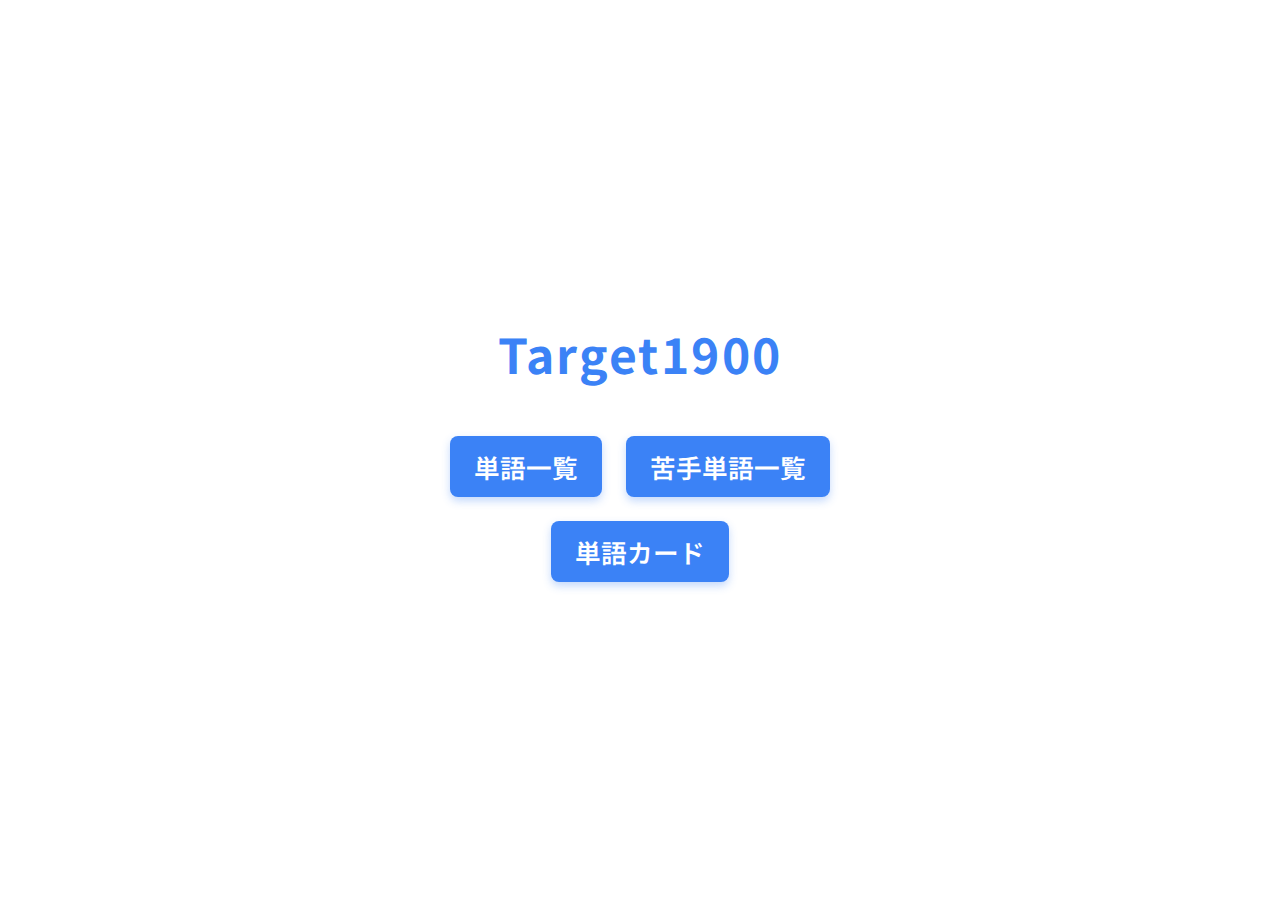
<file: index.html>
<!DOCTYPE html>
<html lang="ja">

<head>
    <meta charset="UTF-8" />
    <meta name="viewport" content="width=device-width, initial-scale=1" />
    <title>ターゲット1900</title>
    <link href="https://fonts.googleapis.com/css2?family=Noto+Sans+JP&display=swap" rel="stylesheet" />
    <link rel="stylesheet" href="./style/style.css">
    <link rel="stylesheet" href="./style/index.css">
</head>

<body>
    <section class="head">
        <header>
            <h1>Target1900</h1>
        </header>

        <div class="links">
            <a href="./wordList.html" class="button-link">単語一覧</a>
            <a href="./weakWordList.html" class="button-link">苦手単語一覧</a>
            <a href="./card.html" class="button-link">単語カード</a>
        </div>
    </section>
</body>

</html>
</file>
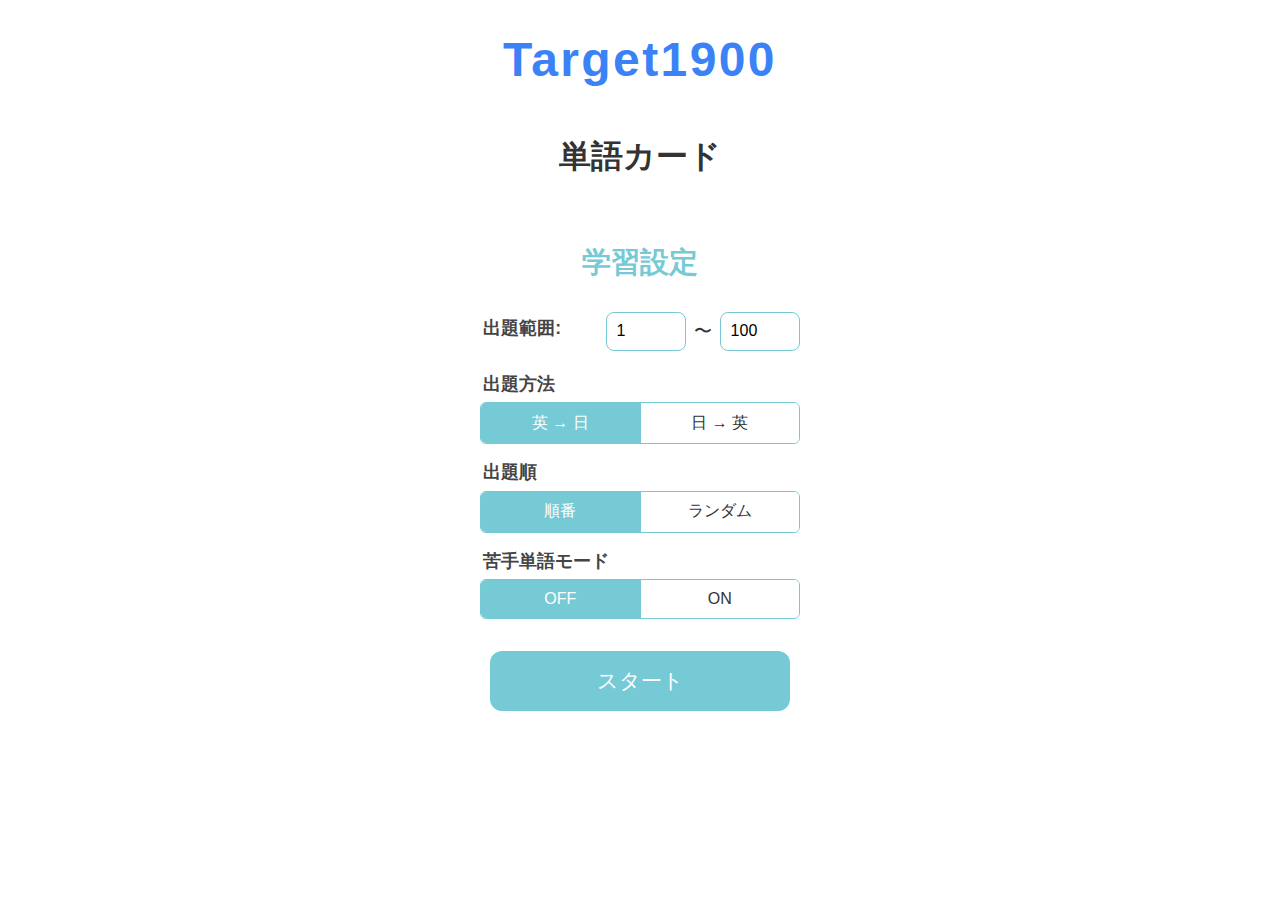
<file: card.html>
<!DOCTYPE html>
<html lang="ja">

<head>
    <meta charset="UTF-8" />
    <meta name="viewport" content="width=device-width, initial-scale=1, viewport-fit=cover" />
    <title>単語カード | ターゲット1900</title>
    <link rel="stylesheet" href="./style/style.css" />
    <link rel="stylesheet" href="./style/card.css" />
    <link rel="stylesheet" href="./style/wordList.css" />
    <script src="./script/words.js"></script>
    <script src="./script/card/main.js"></script>
</head>

<body>
    <section class="origin">
        <section class="head">
            <header>
                <a href="./index.html">
                    <h1>Target1900</h1>
                </a>
            </header>

            <h1 class="sub-title">単語カード</h1>
        </section>

        <!-- 設定画面 -->
        <div class="setup-container" id="setup">
            <h2>学習設定</h2>

            <label style="flex-direction: row; justify-content: space-between; align-items: center;">
                <div class="group-title">出題範囲:</div>
                <div style="display: flex; gap: 0.5rem; align-items: center;">
                    <input type="number" id="startIndex" value="1" min="1"> 〜
                    <input type="number" id="endIndex" value="100" min="1">
                </div>
            </label>

            <div class="group-container">
                <div class="group-title">出題方法</div>
                <div class="button-group" data-group="direction">
                    <div class="button-item active" data-value="0">英 → 日</div>
                    <div class="button-item" data-value="1">日 → 英</div>
                </div>
            </div>

            <div class="group-container">
                <div class="group-title">出題順</div>
                <div class="button-group" data-group="order">
                    <div class="button-item active" data-value="0">順番</div>
                    <div class="button-item" data-value="1">ランダム</div>
                </div>
            </div>

            <div class="group-container">
                <div class="group-title">苦手単語モード</div>
                <div class="button-group" data-group="weakOnly">
                    <div class="button-item active" data-value="0">OFF</div>
                    <div class="button-item" data-value="1">ON</div>
                </div>
            </div>

            <button id="startBtn">スタート</button>
        </div>
    </section>


    <!-- 単語カード画面 -->
    <div class="card-container" id="cardSection">
        <button class="back-button" id="backBtn">← 設定に戻る</button>
        <div class="card" id="card">
            <div class="card-text">
                <h3>word</h3>
                <p>意味意味意味意味意味意味</p>
            </div>
        </div>

        <div class="show-weak weak-false" id="isWeak">苦手</div>
    </div>
</body>

</html>
</file>
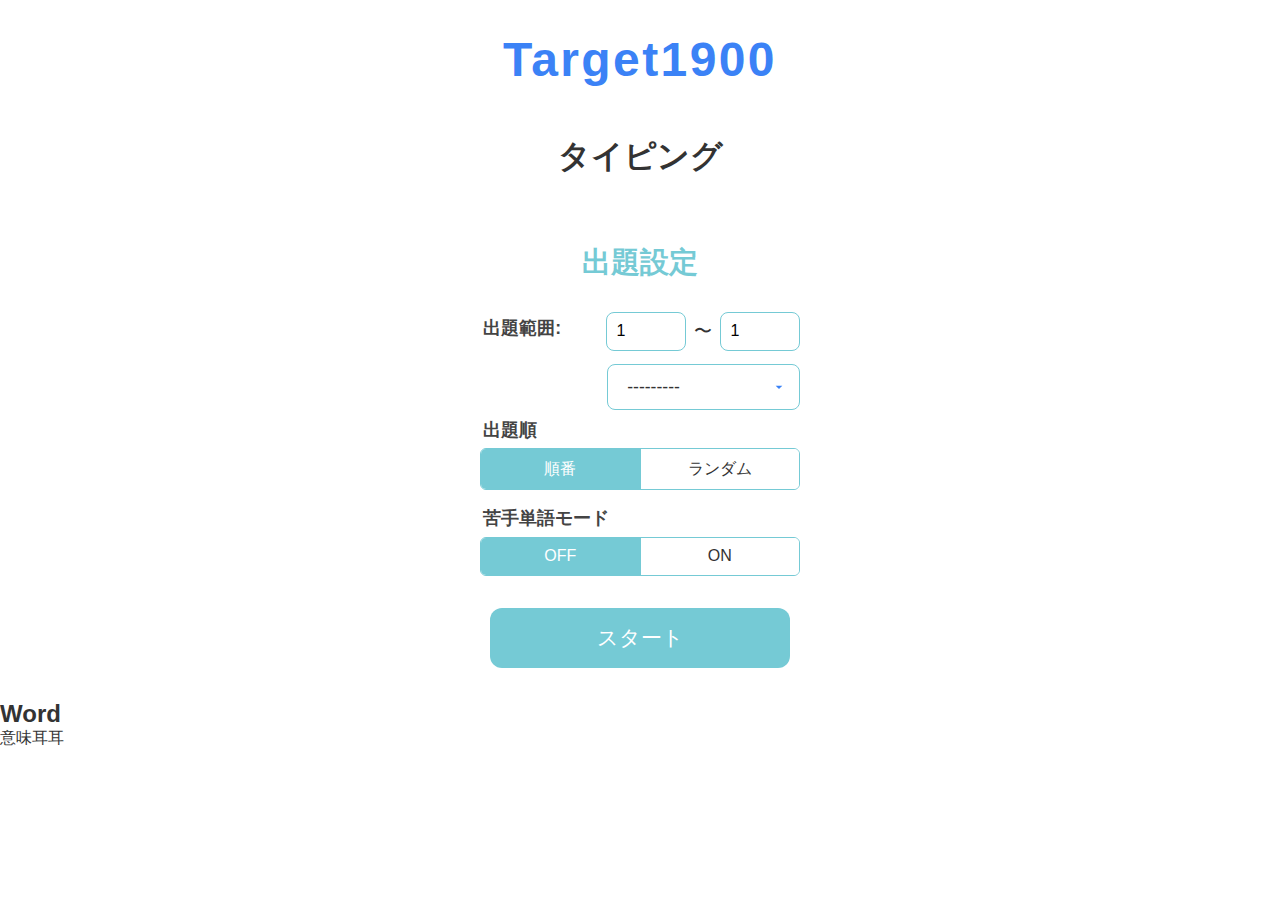
<file: typing.html>
<!DOCTYPE html>
<html lang="ja">
    <head>
        <meta charset="UTF-8" />
        <meta name="viewport" content="width=device-width, initial-scale=1, viewport-fit=cover" />
        <title>単語タイピング | ターゲット1900</title>
        <link rel="icon" href="./icons/favicon.ico" id="favicon" />
        <link rel="apple-touch-icon" sizes="180x180" href="./icons/apple-touch-icon-180x180.png" />
        <link rel="stylesheet" href="./style/style.css" />
        <link rel="stylesheet" href="./style/card.css" />
        <link rel="stylesheet" href="./style/typing.css" />
        <script src="./script/words.js"></script>
        <script src="./script/typing/main.js"></script>
    </head>

    <body>
        <section class="origin">
            <section class="head">
                <header>
                    <a href="./index.html">
                        <h1>Target1900</h1>
                    </a>
                </header>

                <h1 class="sub-title">タイピング</h1>
            </section>

            <!-- 設定画面 -->
            <div class="setup-container" id="setup">
                <h2>出題設定</h2>

                <label style="flex-direction: row; justify-content: space-between; align-items: center">
                    <div class="group-title">出題範囲:</div>
                    <div style="display: flex; gap: 0.5rem; align-items: center">
                        <input type="number" id="startIndex" value="1" min="1" />
                        〜
                        <input type="number" id="endIndex" value="1" min="1" />
                    </div>
                </label>

                <div class="select-container">
                    <select id="range-select">
                        <option value="0">---------</option>
                        <option value="1">Section 1</option>
                        <option value="2">Section 2</option>
                        <option value="3">Section 3</option>
                        <option value="4">Section 4</option>
                        <option value="5">Section 5</option>
                        <option value="6">Section 6</option>
                        <option value="7">Section 7</option>
                        <option value="8">Section 8</option>
                        <option value="9">Section 9</option>
                        <option value="10">Section 10</option>
                        <option value="11">Section 11</option>
                        <option value="12">Section 12</option>
                        <option value="13">Section 13</option>
                        <option value="14">Section 14</option>
                        <option value="15">Section 15</option>
                        <option value="16">Section 16</option>
                        <option value="17">Section 17</option>
                        <option value="18">Section 18</option>
                        <option value="19">Section 19</option>
                    </select>
                </div>

                <div class="group-container">
                    <div class="group-title">出題順</div>
                    <div class="button-group" data-group="order">
                        <div class="button-item active" data-value="0">順番</div>
                        <div class="button-item" data-value="1">ランダム</div>
                    </div>
                </div>

                <div class="group-container">
                    <div class="group-title">苦手単語モード</div>
                    <div class="button-group" data-group="weakOnly">
                        <div class="button-item active" data-value="0">OFF</div>
                        <div class="button-item" data-value="1">ON</div>
                    </div>
                </div>

                <button id="startBtn">スタート</button>
            </div>
        </section>

        <section class="typing-display">
            <!-- タイピング画面 -->
        </section>

        <!-- ENDING -->
        <section class="display">
            <div class="select-destiny">
                <button class="destiny-button">設定に戻る</button>
                <button class="destiny-button">もう一度</button>
                <button class="destiny-button">ミスだけ</button>
            </div>
            <div id="table-container">
                <div class="table"></div>
            </div>
        </section>

        <div class="pop-overlay" onclick="closePopUp();"></div>
        <div class="pop-up">
            <h2 id="pop-word">Word</h2>
            <p id="pop-mean">意味耳耳</p>
        </div>
    </body>
</html>
</file>
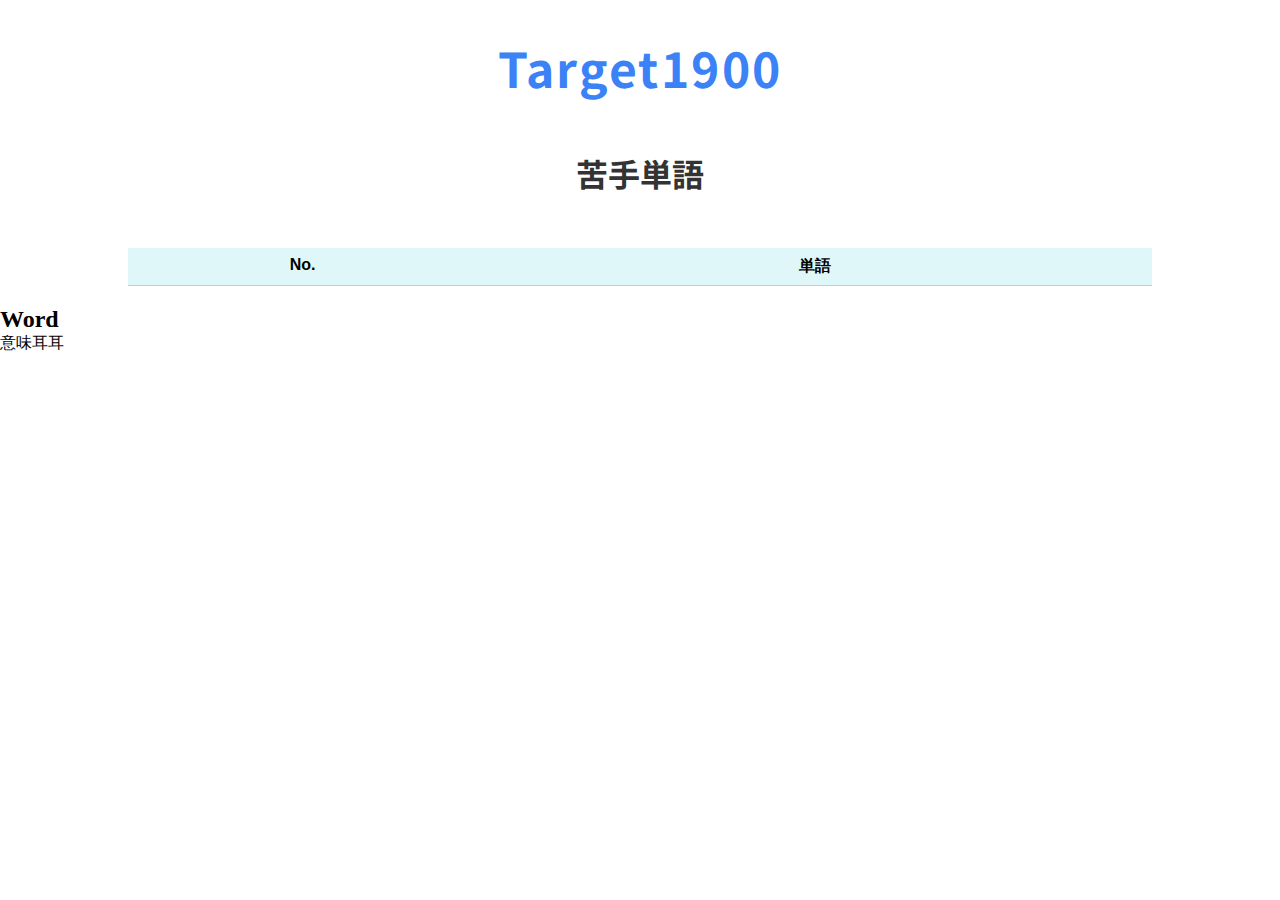
<file: weakWordList.html>
<!DOCTYPE html>
<html lang="ja">

<head>
    <meta charset="UTF-8">
    <meta name="viewport" content="width=device-width, initial-scale=1.0">
    <title>苦手単語一覧 | ターゲット1900</title>
    <link rel="icon" href="./icons/favicon.ico" id="favicon" />
    <link rel="apple-touch-icon" sizes="180x180" href="./icons/apple-touch-icon-180x180.png" />
    <link href="https://fonts.googleapis.com/css2?family=Noto+Sans+JP&display=swap" rel="stylesheet" />
    <link rel="stylesheet" href="./style/style.css">
    <link rel="stylesheet" href="./style/wordList.css">
    <script src="./script/words.js"></script>
    <script src="./script/weakWordList/main.js"></script>
</head>

<body>
    <section class="head">
        <header>
            <a href="./index.html">
                <h1>Target1900</h1>
            </a>
        </header>

        <h1 class="sub-title">苦手単語</h1>
    </section>

    <section class="display">
        <div class="table">
            <div class="container" id="wordList">
                <!-- 単語テーブル -->
            </div>
        </div>
    </section>

    <div class="pop-overlay" onclick="closePopUp();"></div>
    <div class="pop-up">
        <h2 id="pop-word">Word</h2>
        <p id="pop-mean">意味耳耳</p>
    </div>
</body>

</html>
</file>
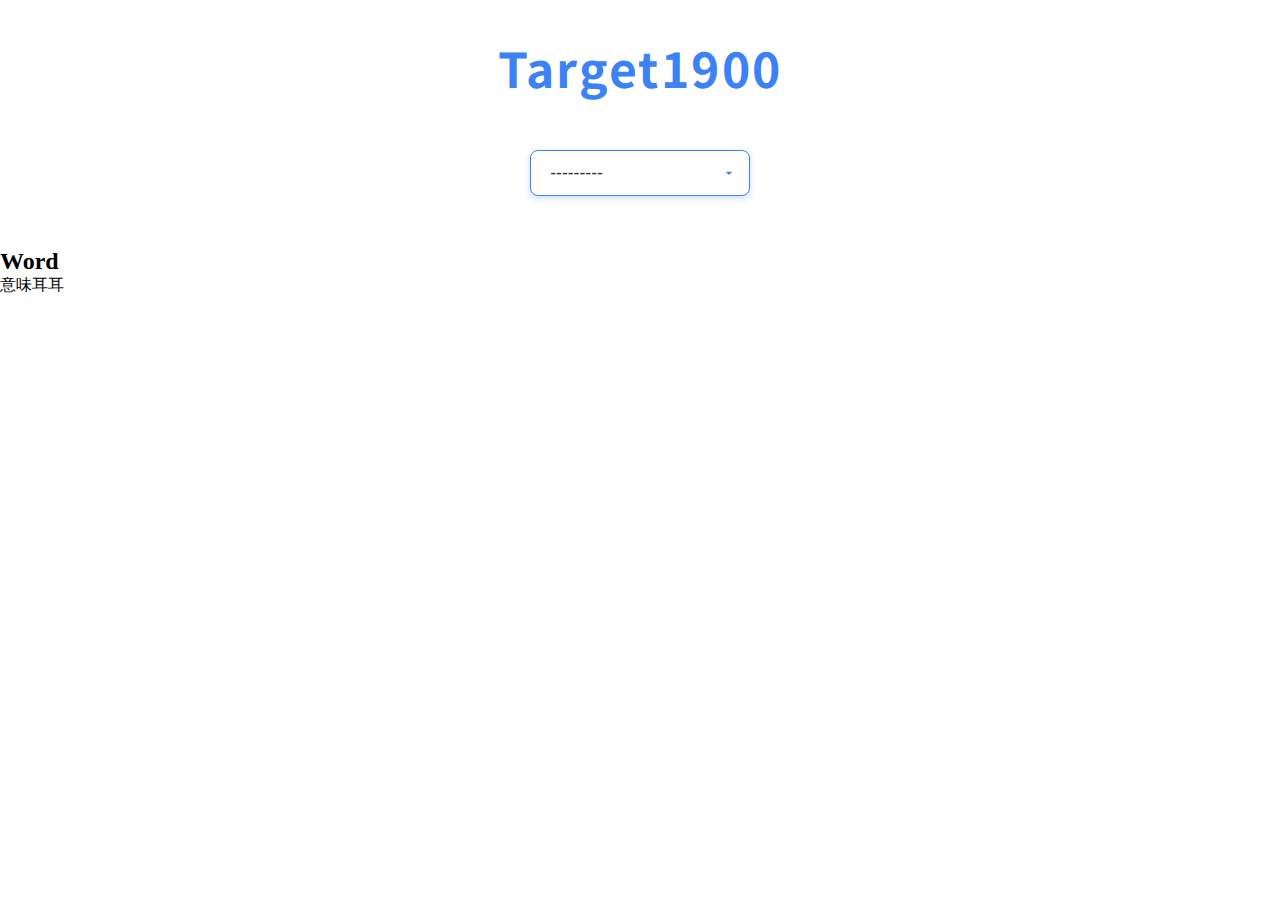
<file: wordList.html>
<html lang="ja">

<head>
    <meta charset="UTF-8">
    <meta name="viewport" content="width=device-width, initial-scale=1.0">
    <title>単語一覧</title>
    <link href="https://fonts.googleapis.com/css2?family=Noto+Sans+JP&display=swap" rel="stylesheet" />
    <link rel="stylesheet" href="./style/style.css">
    <link rel="stylesheet" href="./style/wordList.css">
    <script src="./script/words.js"></script>
    <script src="./script/wordList/main.js"></script>
</head>

<body>
    <section class="head">
        <header>
            <a href="./index.html">
                <h1>Target1900</h1>
            </a>
        </header>

        <select id="section-select">
            <option value="0">---------</option>
            <option value="1">Section 1</option>
            <option value="2">Section 2</option>
            <option value="3">Section 3</option>
            <option value="4">Section 4</option>
            <option value="5">Section 5</option>
            <option value="6">Section 6</option>
            <option value="7">Section 7</option>
            <option value="8">Section 8</option>
            <option value="9">Section 9</option>
            <option value="10">Section 10</option>
            <option value="11">Section 11</option>
            <option value="12">Section 12</option>
            <option value="13">Section 13</option>
            <option value="14">Section 14</option>
            <option value="15">Section 15</option>
            <option value="16">Section 16</option>
            <option value="17">Section 17</option>
            <option value="18">Section 18</option>
            <option value="19">Section 19</option>
        </select>
    </section>

    <section class="display">
        <div class="table">
            <div class="container" id="wordList">
                <!-- 単語テーブル -->
            </div>
        </div>
    </section>

    <div class="pop-overlay" onclick="closePopUp();"></div>
    <div class="pop-up">
        <h2 id="pop-word">Word</h2>
        <p id="pop-mean">意味耳耳</p>
    </div>
</body>

</html>
</file>
<file: style/style.css>
* {
    box-sizing: border-box;
    margin: 0;
    padding: 0;
}

header {
    margin-bottom: 3rem;
    text-align: center;
}

header h1 {
    font-size: 3.0rem;
    color: #3b82f6;
    font-weight: 700;
    letter-spacing: 0.05em;
}

header a {
    text-decoration: none;
}

.head {
    font-family: 'Noto Sans JP', sans-serif;
    color: #333;
    display: flex;
    flex-direction: column;
    align-items: center;
    padding: 2rem;
}

div.links {
    display: flex;
    flex-wrap: wrap;
    gap: 1.5rem;
    max-width: 400px;
    justify-content: center;
}

a.button-link {
    text-decoration: none;
    background-color: #3b82f6;
    color: white;
    padding: 0.75rem 1.5rem;
    border-radius: 8px;
    box-shadow: 0 4px 8px rgb(59 130 246 / 0.3);
    font-weight: 600;
    font-size: 1.6rem;
    transition: background-color 0.3s ease, transform 0.2s ease;
    display: inline-block;
    min-width: 140px;
    text-align: center;
}

a.button-link:hover {
    background-color: #2563eb;
    transform: translateY(-3px);
    box-shadow: 0 8px 15px rgb(37 99 235 / 0.4);
}

a.button-link:active {
    transform: translateY(0);
    box-shadow: 0 4px 8px rgb(37 99 235 / 0.3);
}

@media (max-width: 480px) {
    div.links {
        flex-direction: column;
        max-width: 90%;
    }

    a.button-link {
        min-width: 100%;
    }
}

.container {
    width: 80%;
    margin: 20px auto;
    font-family: sans-serif;
}

.row {
    display: flex;
    border-bottom: 1px solid #ccc;
    padding: 8px 0;
}

.header {
    font-weight: bold;
    background-color: #e0f7fa;
}

.cell {
    flex: 1;
    padding: 0 12px;
    text-align: center;
}

.cell.number {
    flex: 1;
}

.cell.word {
    flex: 2;
}
</file>
<file: style/index.css>
body {
    display: flex;
    flex-direction: column;
    justify-content: center;
    min-height: 100vh;
    padding: 2rem;
}
</file>
<file: style/card.css>
body {
    font-family: 'Noto Sans JP', sans-serif;
    color: #333;
    padding: 0;
    margin: 0;
}

.setup-container {
    display: flex;
    flex-direction: column;
    align-items: center;
    justify-content: center;
    padding: 2rem 1rem;
}

.setup-container h2 {
    margin-bottom: 1rem;
    color: #75cad5;
    font-size: 1.8rem;
}

.setup-container label {
    display: flex;
    flex-direction: column;
    align-items: flex-start;
    margin: 0.8rem 0;
    font-size: 1.1rem;
    width: 100%;
    max-width: 320px;
}

.setup-container input[type="number"] {
    width: 80px;
    padding: 0.6rem;
    font-size: 1rem;
    border-radius: 8px;
    border: 1px solid #75cad5;
}

select#range-select {
    appearance: none;
    -webkit-appearance: none;
    -moz-appearance: none;

    background-color: white;
    border: 1px solid #75cad5;
    border-radius: 8px;
    padding: 0.75rem 1.2rem;
    font-size: 1.1rem;
    font-weight: 500;
    color: #333;
    cursor: pointer;
    width: 193px;
    background-image: url("data:image/svg+xml,%3csvg fill='%233b82f6' height='24' viewBox='0 0 24 24' width='24' xmlns='http://www.w3.org/2000/svg'%3e%3cpath d='M7 10l5 5 5-5z'/%3e%3c/svg%3e");
    background-repeat: no-repeat;
    background-position: right 12px center;
    background-size: 16px 16px;
    transition: border-color 0.3s ease, box-shadow 0.3s ease;
}

select#range-select:hover,
select#range-select:focus {
    border-color: #59afbb;
    outline: none;
}


.select-container {
    display: flex;
    justify-content: end;
    width: 100%;
    max-width: 320px;
}


.setup-container button {
    margin-top: 1.5rem;
    padding: 1rem 2rem;
    background-color: #75cad5;
    border: none;
    border-radius: 12px;
    color: white;
    font-size: 1.3rem;
    cursor: pointer;
    transition: background-color 0.3s ease, transform 0.2s ease;
    width: 80%;
    max-width: 300px;
}

.setup-container button:hover {
    background-color: #acf5ff;
    transform: translateY(-3px);
}

.group-container {
    margin: 0.5rem 0;
    width: 100%;
    max-width: 320px;
}

.group-title {
    font-size: 1.1rem;
    font-weight: bold;
    color: #444;
    margin-bottom: 0.4rem;
    padding-left: 0.2rem;
}

.button-group {
    display: flex;
    border: 1px solid #75cad5;
    border-radius: 6px;
    overflow: hidden;
}

.button-item {
    flex: 1;
    padding: 0.6rem 0.5rem;
    text-align: center;
    cursor: pointer;
    background-color: white;
    border-right: 1px solid #75cad5;
    transition: background-color 0.3s ease;
    user-select: none;
}

.button-item:last-child {
    border-right: none;
}

.button-item.active {
    background-color: #75cad5;
    color: #fff;
}


.card-container {
    display: none;
    flex-direction: column;
    align-items: center;
    justify-content: center;
    padding: 1rem;
    height: calc(100vh - 80px);
    font-family: 'Noto Sans JP', sans-serif;
    position: relative;
}

.back-button {
    position: absolute;
    top: 1rem;
    left: 1rem;
    background: none;
    border: none;
    font-size: 1rem;
    color: #75cad5;
    cursor: pointer;
}

.show-number {
    color: #75cad5;
    font-size: 1.2em;
    font-weight: 600;
}

.card {
    background-color: #75cad5;
    color: white;
    width: 80vw;
    height: 50vh;
    max-width: 320px;
    max-height: 320px;
    border-radius: 16px;
    box-shadow: 0 8px 15px rgba(172, 245, 255, 0.4);
    display: flex;
    align-items: center;
    justify-content: center;
    font-size: 2.2rem;
    text-align: center;
    cursor: pointer;
    user-select: none;
    transition: transform 0.5s, background-color 0.5s, color 0.5s;
    padding: 1rem;
    margin-top: 3rem;
}

#wordText {
    font-size: 1.1em;
}

.card-text p {
    margin-top: 1em;
    font-size: 0.7em;
}

.show-weak {
    margin-top: 5rem;
    padding: 1rem 2rem;
    text-align: center;
    border: none;
    border-radius: 12px;
    font-size: 1.3rem;
    cursor: pointer;
    transition: background-color 0.3s ease, transform 0.2s ease;
    width: 80%;
    max-width: 300px;
    border: #75cad5 solid 1px;
}

.weak-true {
    background-color: #75cad5;
    color: white;
}

.weak-false {
    background-color: #fff;
    color: #75cad5;
}

.card-end {
    display: none;
    flex-direction: column;
    align-items: center;
    justify-content: center;
    padding: 1rem;
    height: calc(100vh - 80px);
    font-family: 'Noto Sans JP', sans-serif;
    position: relative;
}

.end-button {
    background-color: #75cad5;
    color: white;
    width: 80vw;
    height: 15vh;
    max-width: 320px;
    max-height: 1500px;
    border-radius: 16px;
    box-shadow: 0 8px 15px rgba(172, 245, 255, 0.4);
    display: flex;
    align-items: center;
    justify-content: center;
    font-size: 2.2rem;
    text-align: center;
    cursor: pointer;
    user-select: none;
    transition: transform 0.5s, background-color 0.5s, color 0.5s;
    padding: 1rem;
    margin-top: 3rem;
}
</file>
<file: style/wordList.css>
select#section-select {
    appearance: none;
    /* ブラウザのデフォルト矢印非表示 */
    -webkit-appearance: none;
    -moz-appearance: none;

    background-color: white;
    border: 1.5px solid #3b82f6;
    border-radius: 8px;
    padding: 0.75rem 1.2rem;
    font-size: 1.1rem;
    font-weight: 500;
    color: #333;
    box-shadow: 0 2px 6px rgba(59, 130, 246, 0.3);
    cursor: pointer;
    width: 220px;
    background-image: url("data:image/svg+xml,%3csvg fill='%233b82f6' height='24' viewBox='0 0 24 24' width='24' xmlns='http://www.w3.org/2000/svg'%3e%3cpath d='M7 10l5 5 5-5z'/%3e%3c/svg%3e");
    background-repeat: no-repeat;
    background-position: right 12px center;
    background-size: 16px 16px;
    transition: border-color 0.3s ease, box-shadow 0.3s ease;
}

select#section-select:hover,
select#section-select:focus {
    border-color: #2563eb;
    box-shadow: 0 0 8px rgba(37, 99, 235, 0.6);
    outline: none;
}

@media (max-width: 480px) {
    body {
        padding: 2rem 1rem;
    }

    select#section-select {
        width: 100%;
        max-width: 300px;
    }
}
</file>
<file: style/typing.css>
.keyboard {
    display: none;
    position: fixed;
    bottom: 0;
    left: 0;
    width: 100%;
    padding-top: 1em;
    padding-bottom: 1em;
    background-color: #75cad5;
}

.key-row {
    display: flex;
    align-items: center;
    justify-content: center;
    position: relative;
}

.key-row button {
    color: #333333;
    margin: 2px;
    background-color: #ffffff;
    border: none;
    border-radius: 12px;
    cursor: pointer;
    transition: transform 0.1s ease-in-out;
    font-size: 1rem;
}

.key {
    width: 2.15em;
    height: 2.8em;
}

.key-active {
    transform: scale(0.9);
    background-color: #85cdd6;
}

.delete {
    width: 3em;
    height: 2.8em;
    position: absolute;
    top: 0;
    right: 2px;
}

.space {
    width: 50%;
    height: 2.8em;
}

.enter {
    width: 5em;
    height: 2.8em;
    font-weight: 600;
    position: absolute;
    top: 0;
    right: 2px;
}

.typing-container {
    display: flex;
    flex-direction: column;
    align-items: center;
    justify-content: center;
    padding: 1rem;
    font-family: "Noto Sans JP", sans-serif;
    position: relative;
}

.cursor.visible {
    width: 0.2em;
    height: 1em;
    border-right: #333 solid 2px;
    animation: blink 0.8s infinite;
}

@keyframes blink {
    0% {
        opacity: 1;
    }

    50% {
        opacity: 0;
    }

    100% {
        opacity: 1;
    }
}

.typing {
    background-color: #75cad5;
    color: white;
    width: 80vw;
    height: 35vh;
    max-width: 320px;
    max-height: 320px;
    box-shadow: 0 8px 15px rgba(172, 245, 255, 0.4);
    font-size: 2.2rem;
    text-align: center;
    cursor: pointer;
    border-radius: 16px;
    position: relative;
    user-select: none;
    transition: transform 0.5s, background-color 0.5s, color 0.5s;
    padding: 1rem;
    margin-top: 2.5rem;
}

.mean-space {
    display: flex;
    align-items: center;
    justify-content: center;
    height: 60%;
    font-size: 0.6em;
    margin-top: 0;
}

.typing-space {
    position: absolute;
    bottom: 0.5rem;
    border-radius: 10px;
    display: flex;
    align-items: center;
    justify-content: center;
    width: 90%;
    height: 20%;
    background-color: #fff;
    color: #333;
    font-family: sans-serif;
    font-weight: 600;
    font-size: 0.8em;
    border: #ffffff 1px solid;
}

.show-typing-weak {
    padding: 1rem 2rem;
    text-align: center;
    border: none;
    border-radius: 12px;
    font-size: 1.3rem;
    cursor: pointer;
    transition: background-color 0.3s ease, transform 0.2s ease;
    width: 80%;
    max-width: 300px;
    border: #75cad5 solid 1px;
}

.display {
    display: flex;
    flex-direction: column;
    align-items: center;
}

.select-destiny {
    display: none;
    justify-content: center;
    width: 90%;
    margin-top: 2em;
}

.destiny-button {
    margin: 0.2rem;
    padding: 1rem 0;
    background-color: #75cad5;
    border: none;
    border-radius: 12px;
    color: white;
    font-size: 1.1rem;
    cursor: pointer;
    transition: background-color 0.3s ease, transform 0.2s ease;
    width: 100%;
    max-width: 300px;
}

.destiny-button:hover {
    background-color: #acf5ff;
    transform: translateY(-3px);
}
</file>
